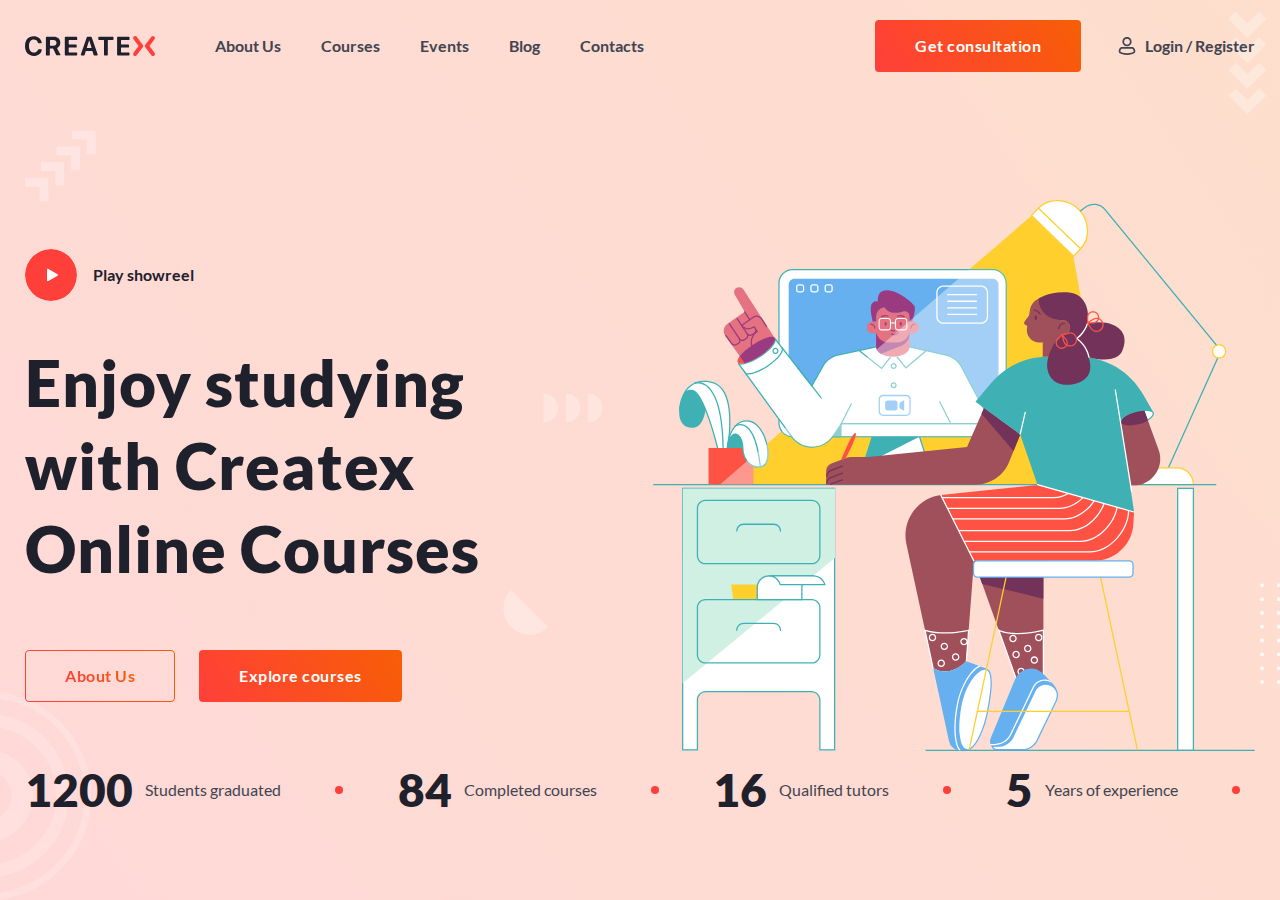
<file: index_backup.html>
<!DOCTYPE html>
<html lang="en">

    <head>
        <meta charset="UTF-8">
        <meta http-equiv="X-UA-Compatible" content="IE=edge">
        <meta viewport="width=device-width, initial-scale=1.0">
        <link rel="stylesheet" href="css/fonts.css">
        <link rel="stylesheet" href="css/reset.css">
        <link rel="stylesheet" href="css/styles.css">
        <title>CreateX</title>
    </head>

    <body>
        <div class="wrapper">
            <header>
                <div class="header__top">
                    <div class="container">
                        <div class="header__top-inner">
                            <a class="header__logo logo" href="#">
                                <img src="images/logo.svg" alt="logo">
                            </a>
                            <nav class="header__nav">
                                <ul class="header__nav-list">
                                    <li class="header__nav-item"><a href="#" class="header__nav-link">About Us</a>
                                    </li>
                                    <li class="header__nav-item"><a href="#" class="header__nav-link">Courses</a>
                                    </li>
                                    <li class="header__nav-item"><a href="#" class="header__nav-link">Events</a>
                                    </li>
                                    <li class="header__nav-item"><a href="#" class="header__nav-link">Blog</a>
                                    </li>
                                    <li class="header__nav-item"><a href="#" class="header__nav-link">Contacts</a>
                                    </li>
                                </ul>
                            </nav>
                            <div class="header__btn-box">
                                <a href="#" class="header__top-button button">Get consultation</a>
                                <div class="header__user-nav">
                                    <a href="#" class="header__top-btn">Login</a>
                                    /
                                    <a href="#" class="header__top-btn">Register</a>
                                </div>
                            </div>
                        </div>
                    </div>
                </div>
                <div class="header__body">
                    <div class="container">
                        <div class="header__body-inner">
                            <div class="header__main">
                                <div class="header__content">
                                    <a class="header__play" href="#">
                                        <svg width="52" height="52" viewBox="0 0 52 52" fill="none"
                                            xmlns="http://www.w3.org/2000/svg">
                                            <circle cx="26" cy="26" r="26" fill="#FF3F3A" />
                                            <path
                                                d="M32.5 25.134C33.1667 25.5189 33.1667 26.4811 32.5 26.866L23.5 32.0622C22.8333 32.4471 22 31.966 22 31.1962L22 20.8038C22 20.034 22.8333 19.5529 23.5 19.9378L32.5 25.134Z"
                                                fill="white" />
                                        </svg>
                                        Play showreel
                                    </a>
                                    <h1 class="header__title">Enjoy studying with Createx Online Courses</h1>
                                    <div class="header__content-btns">
                                        <a class="header__content-btn button button--empty" href="#">
                                            <span>About Us</span>
                                        </a>
                                        <a class="header__content-btn button" href="#">
                                            Explore courses
                                        </a>
                                    </div>
                                </div>
                                <img class="header__img" src="images/hero-image.svg" alt="">
                            </div>
                            <div class="header__row">
                                <ul class="header__list">
                                    <li class="header__data">
                                        <span>1200</span>Students graduated
                                    </li>
                                    <span></span>
                                    <li class="header__data">
                                        <span>84</span>Completed courses
                                    </li>
                                    <span></span>
                                    <li class="header__data">
                                        <span>16</span>Qualified tutors
                                    </li>
                                    <span></span>
                                    <li class="header__data">
                                        <span>5</span>Years of experience
                                    </li>
                                    <span></span>
                                </ul>
                            </div>
                        </div>
                    </div>
                </div>
            </header>
        </div>
        <script src="js/main.js"></script>
    </body>

</html>
</file>
<file: css/fonts.css>
@font-face {
  font-family: Lato;
  font-weight: 400;
  font-style: normal;
  font-display: swap;
  src:
    local("Lato"),
    url("/fonts/Lato-Regular.woff2") format("woff2"),
    url("/fonts/Lato-Regular.woff") format("woff"),
    url("/fonts/Lato-Regular.ttf") format("ttf");
}

@font-face {
  font-family: Lato;
  font-weight: 700;
  font-style: normal;
  font-display: swap;
  src:
    local("Lato"),
    url("/fonts/Lato-Bold.woff2") format("woff2"),
    url("/fonts/Lato-Bold.woff") format("woff"),
    url("/fonts/Lato-Bold.ttf") format("ttf");
}

@font-face {
  font-family: Lato;
  font-weight: 900;
  font-style: normal;
  font-display: swap;
  src:
    local("Lato"),
    url("/fonts/Lato-Black.woff2") format("woff2"),
    url("/fonts/Lato-Black.woff") format("woff"),
    url("/fonts/Lato-Black.ttf") format("ttf");
}
</file>
<file: css/styles.css>
html,
body {
    font-family: Lato, sans-serif;
    font-style: normal;
    font-weight: 700;
    color: #424551;
}

.wrapper {
    min-height: 100%;
    width: 100%;
    overflow: hidden;
}

.container {
    max-width: 1260px;
    padding: 0 15px;
    margin: 0 auto;
    height: 100%;
}

.button {
    display: inline-block;
    line-height: 52px;
    white-space: nowrap;
    font-weight: 700;
    padding: 0 40px;
    letter-spacing: 0.5px;
    border-radius: 4px;
    color: #fff;
    transition: all .3s;
    background: linear-gradient(56deg, #FF3F3A 0%, #F75E05 100%);
}

.button:hover {
    transform: scale(1.05);
}

.logo {}

.button--empty {
    position: relative;
    background: transparent;
    border-radius: 4px;
    z-index: 0;
}

.button--empty span {
    background: linear-gradient(56deg, #FF3F3A 0%, #F75E05 100%);
    -webkit-background-clip: text;
    color: transparent;
}

.button--empty::before {
    content: "";
    position: absolute;
    inset: 0;
    padding: 1px;
    border-radius: 4px;
    background: linear-gradient(56deg, #FF3F3A 0%, #F75E05 100%);
    -webkit-mask:
        linear-gradient(#fff 0 0) content-box,
        linear-gradient(#fff 0 0);
    -webkit-mask-composite: destination-out;
    mask-composite: exclude;
    z-index: -1;
}

h2 {
    color: #1E212C;
    font-size: 46px;
    font-style: normal;
    font-weight: 900;
    line-height: 130%;
}

h6 {
    font-family: Lato;
    font-size: 16px;
    font-style: normal;
    font-weight: 700;
    line-height: 150%;
    letter-spacing: 1px;
    text-transform: uppercase;
}

.marketing--color {
    background: #03CEA4;
}

.development--color {
    background: #7772F1;
}

.design--color {
    background: #F52F6E;
}

.hr--color {
    background: #F89828;
}

.management--color {
    background: #5A87FC;
}

/* --------------------------------------------------- */

header {
    display: flex;
    flex-direction: column;
    height: 100vh;
    background: url("/images/decor/shapes-bg.svg") 50% 30% / cover no-repeat, linear-gradient(56deg, rgba(255, 63, 58, 0.2) 0%, rgba(247, 94, 5, 0.2) 100%);
}

.header__top {
    white-space: nowrap;
}

.header__top-inner {
    padding: 20px 0;
    display: flex;
    justify-content: space-between;
    align-items: center;
}

.header__logo {
    margin-right: 60px;
}

.header__nav {
    margin-right: auto;
}

.header__nav-list {
    display: flex;
}

.header__nav-item {
    margin-right: 40px;
}

.header__nav-item:last-child {
    margin-right: 0;
}

.header__nav-link {
    line-height: 160%;
    transition: all .2s
}

.header__nav-link:hover {
    color: #FF3F3A;
}

.header__btn-box {
    display: flex;
    align-items: center;
}

.header__top-button {
    margin-right: 36px;
}

.header__user-nav {
    position: relative;
    padding-left: 28px;

}

.header__user-nav::before {
    content: "";
    position: absolute;
    top: 50%;
    left: 0;
    transform: translateY(-50%);
    background: url(../images/icons/profile-icon.svg);
    width: 20px;
    height: 20px;
    display: block;
}

.header__top-btn {
    line-height: 1.6;
    white-space: nowrap;
    transition: all .2s;
}

.header__top-btn:hover {
    color: #FF3F3A;
}

.header__content-btns {
    display: flex;
    align-items: center;
}

.header__content-btn {
    margin-right: 24px;
}

.header__content-btn:last-child {
    margin-right: 0;
}

.header__img {}

.header__row {
    margin-top: auto;
    margin-bottom: 80px;
}

.header__body {
    flex: 1 1 auto;
}

.header__body-inner {
    display: flex;
    flex-direction: column;
    flex: 1 1 auto;
    height: 100%;
}

.header__main {
    margin-top: 108px;
    color: #1E212C;
    display: flex;
    align-items: center;
    justify-content: space-between;
}

.header__content {
    margin-right: 30px;
}

.header__play {
    display: inline-flex;
    align-items: center;
    margin-bottom: 40px;
}

.header__play svg {
    transition: all .2s;
    margin-right: 16px;
    border-radius: 50%;
}

.header__play svg:hover {
    box-shadow: 0 0 0 16px rgba(255, 63, 58, 0.12);
}



.header__title {
    font-size: 64px;
    font-style: normal;
    font-weight: 900;
    line-height: 130%;
    letter-spacing: 1px;
    max-width: 500px;
    max-height: 250px;
    margin-bottom: 60px;
}

.header__list {
    display: flex;
    justify-content: space-between;
    align-items: center;
}

.header__data {
    display: flex;
    align-items: center;
    font-weight: 400;
    position: relative;
}

.header__list>span {
    width: 8px;
    height: 8px;
    background-color: #FF3F3A;
    border-radius: 50%;
    margin: 0px 15px;
}

.header__data span {
    color: #1E212C;
    font-size: 46px;
    font-style: normal;
    font-weight: 900;
    line-height: 130%;
    margin-right: 12px;
}




/* -------------------------- ABOUT ------------------------------ */

.main {
    color: #1E212C;
}

.about {
    padding: 180px 0 160px 0;
}


.about__inner {}

.about__main {
    margin-bottom: 180px;
    display: flex;
    align-items: center;
    justify-content: space-between;
}

.about__description {}

.about__pretitle {
    color: #1E212C;
    font-style: normal;
    font-weight: 700;
    line-height: 150%;
    letter-spacing: 1px;
    text-transform: uppercase;
    margin-bottom: 8px;
}

.about__title {
    margin-bottom: 48px;
}

.about__subtitle {
    color: #1E212C;
    font-size: 20px;
    font-style: normal;
    font-weight: 700;
    line-height: 150%;
    margin-bottom: 24px;
    width: 590px;
    height: 60px;
}

.about__text {
    font-style: normal;
    font-weight: 400;
    line-height: 160%;
    margin-bottom: 60px;
    width: 600px;
}

.about__btn-box {}

.about__button {
    margin-right: 24px;
}

.about__button:last-child {
    margin-right: 0;
}


.about__hero {
    margin-left: 30px;
}

.about__statistics {
    display: flex;
    justify-content: space-between;
}

.about__image {
    margin-right: 30px;
}

.about__image img {
    width: 100%;
    height: 100%;

}

.about__values {
    align-self: center;

}

.about__values-list {
    display: grid;
    row-gap: 20px;
    grid-template-rows: repeat(4, auto);
}

.about__value {
    color: #1E212C;
    font-size: 18px;
    font-size: 18px;
    line-height: 150%;
}

.about__value span {
    color: #FF3F3A;
    font-size: 48px;
    font-style: normal;
    font-weight: 900;
    line-height: 130%;
    letter-spacing: 1px;
    margin-right: 16px;
}

.directions {
    padding: 0 0 178px 0
}

.directions-inner {}

.directions-title {
    display: flex;
    flex-direction: column;
    align-items: center;
    gap: 8px;
    margin-bottom: 90px;
}

.directions__filter-box {
    margin-bottom: 60px;
}

.directions__content-box {
    display: flex;
    flex-direction: column;
}

.filter-button {
    height: 28px;
    font-size: 16px;
    white-space: nowrap;
    background: none;
    padding: 0 7px;
    border-radius: 4px;
    border: 1px solid #9A9CA5;
    font-weight: 700;
    line-height: 160%;
    color: #9A9CA5;
    transition: all .2s;
}

.filter-button.active {
    padding: 0px 8px;
    color: #fff;
    border: none;
    background: linear-gradient(56deg, #FF3F3A 0%, #F75E05 100%);
}

.directions__filter-item {
    display: inline-flex;
    gap: 45px;
    align-items: center;
}

.directions__list {
    display: inline-grid;
    grid-template-columns: auto auto auto;
    gap: 24px;
}

.directions__content-box {
    border-radius: 4px;
    border: 1px solid #E5E8ED;
    width: 390px;
    height: 420px;
    padding-bottom: 24px;
    transition: all .2s;
    align-items: center;
}

.directions__content-box:hover {
    box-shadow: 0px 80px 80px -20px rgba(154, 156, 165, 0.08), 0px 30px 24px -10px rgba(154, 156, 165, 0.05), 0px 12px 10px -6px rgba(154, 156, 165, 0.04), 0px 4px 4px -4px rgba(30, 33, 44, 0.03);
}

.directions__content-box:hover .directions__courses-other {
    color: #FF3F3A;
}

.directions__list-description {
    width: 342px;
    color: #787A80;
    line-height: 160%;
    font-weight: 400;
    margin: 20px 0;
}

.directions__filter-tag {
    height: 28px;
    white-space: nowrap;
    display: inline-block;
    border-radius: 4px;
    padding: 1px 8px;
    color: #FFF;
    line-height: 160%;
}

.directions__content-description {
    margin: 24px 0;
    display: inline-block;
}



.directions__image-box {
    justify-self: center;
    width: 390px;
    height: 200px;
    border-radius: 4px 4px 0px 0px;
}

.directions__content--last {
    border-color: #F4F5F6;
    background: #F4F5F6;
    display: flex;
    justify-content: center;
    align-items: center;
}

.directions__content--last span {
    text-align: center;
    width: 242px;
    color: #424551;
    font-size: 20px;
    line-height: 150%;
}

.directions__courses-other {
    display: flex;
    gap: 8px;
    color: #1E212C;
    line-height: 160%;
    transition: all .2s;
    position: relative;
    align-items: center;
}

.certificate {}

.certificate-inner {
    margin-bottom: -46px;
    display: flex;
    justify-content: space-between;
}

.certificate__general {
    font-weight: 400;
    color: #424551;
    width: 392px;
    line-height: 160%;
}

.certificate__text {
    margin-bottom: 32px;

}

.certificate__general-main>span {
    color: #1E212C;
    font-weight: 700;
    line-height: 150%;
    letter-spacing: 1px;
    text-transform: uppercase;
    margin-bottom: 8px;
}

.certificate__general {
    margin-right: 30px;
}

.certificate__general-title {
    margin-bottom: 48px;
}

.certificate__companies-box {
    display: inline-flex;
    gap: 40px;
}

.certificate__image img {
    border-radius: 4px;
    border: 1px solid #E5E8ED;
    box-shadow: 0px 80px 80px -20px rgba(154, 156, 165, 0.16), 0px 30px 24px -10px rgba(154, 156, 165, 0.10), 0px 12px 10px -6px rgba(154, 156, 165, 0.08), 0px 4px 4px -4px rgba(30, 33, 44, 0.05);
}

.team {
    padding: 166px 0 180px 0;
    background: #F4F5F6;
}

.team-inner {
    display: inline-grid;

}

.section__description {
    display: flex;
    flex-direction: column;
    gap: 8px;
}

.section__description-title {}

.section__description-maintitle {}

.section__description--justify-start {
    justify-content: start;
}

h5,
.h5 {
    color: #787A80;
    font-weight: 400;
    line-height: 160%;
}

h4,
.h4 {
    color: #424551;
    font-size: 20px;
    font-style: normal;
    font-weight: 700;
    line-height: 150%;
}

.team__card-box {}

.team__card {
    display: flex;
    flex-direction: column;
    align-items: center;
    position: relative;
}

.team__card-description {
    display: flex;
    flex-direction: column;
    align-items: center;
    justify-content: center;
    flex-wrap: wrap;
    gap: 4px;
}

.team__img-box {
    border-radius: 4px;
    position: relative;
}

.team__card-socials {
    display: flex;
    gap: 12px;
    position: absolute;
    justify-content: flex-end;
    align-items: flex-end;
    top: 0;
    left: 0;
    right: 0;
    bottom: 0;
    padding: 20px;
    background: linear-gradient(180deg, rgba(30, 33, 44, 0.00) 43.9%, rgba(30, 33, 44, 0.03) 55.21%, rgba(30, 33, 44, 0.33) 68.73%, rgba(30, 33, 44, 0.56) 76.17%, rgba(30, 33, 44, 0.77) 83.75%, rgba(30, 33, 44, 0.92) 91.49%, #1E212C 100%);
    opacity: 0;
    transition: all 0.2s;
}

.team__card-socials g {
    transition: opacity .2s;
}

.team__social-link {
    display: block;
    line-height: 0;
}

.team__social-item svg:hover g {
    opacity: 1;
}

.team__social-item {
    display: block;
}


.team__img-box:hover .team__card-socials {
    opacity: 1;
}

.team__upper {
    display: grid;
    grid-template-columns: 1fr auto;
    margin-bottom: 48px;
}

.team__description {
    display: inline-block;
    margin-bottom: 12px;
}

.team__choose-box {
    display: inline-flex;
    align-self: end;
}

.team__choose-button svg {
    color: #424551;
    width: 24px;
    height: 24px;
}

.team__choose-button {
    display: flex;
    align-items: center;
    justify-content: center;
    width: 48px;
    height: 48px;
    border-radius: 50%;
    transition: all .2s;
}

.team__choose-button:hover {
    background: #FF3F3A;
}

.team__choose-button:hover svg {
    color: white;
}

.testimonials {
    background: #F4F5F6;
    padding-bottom: 195px;
}

.testimonials__description {
    display: flex;
    flex-direction: column;
    align-items: center;
    justify-content: center;
}

.testimonials__review {
    width: 752px;
    display: flex;
    flex-direction: column;
    gap: 24px;
    position: relative;
}

.testimonials__review-main {
    padding: 64px 105px;
    border-radius: 4px;
    display: inline-flex;
    justify-content: center;
    align-items: center;
    background: #fff;
    justify-self: center;
}

.testimonials__review-lower {
    display: flex;
    align-items: center;
    gap: 20px;
}


.testimonials__review-text {
    color: #424551;
    font-size: 20px;
    font-style: normal;
    font-weight: 400;
    line-height: 150%;

}

.testimonials__review::before {
    content: "";
    display: block;
    position: absolute;
    background: url(../images/icons/braces.svg);
    background-repeat: no-repeat;
    width: 28px;
    height: 20px;
    transform: translateX(-60px);
}


.testimonials__review-main--wrapper {
    position: relative;
    display: flex;
    justify-content: center;
    height: 344px;
    width: 1020px;

}

.testimonials__review-name {
    text-transform: none;
    line-height: 160%;
}

.testimonials__review-position {
    font-size: 14px;
    font-weight: 400;
    line-height: 150%;
}


.testimonials__main {
    position: relative;
}

.testimonials__arrow-box {
    position: absolute;
    top: 50%;
    width: 100%;
    transform: translateY(-50%);
    display: flex;
    justify-content: space-between;
    align-items: center;
    pointer-events: none;
}

.testimonials__arrow-box .team__choose-button {
    pointer-events: auto;
}

.testimonials__arrow-box .splide__arrow--prev {
    margin-left: -69px;
}

.testimonials__arrow-box .splide__arrow--next {
    margin-right: -69px;
}

.testimonials__pagination {
    position: static;
    display: flex;
    justify-content: center;
    align-content: center;
    gap: 12px;
}

.testimonials__slide {
    display: flex;
    justify-content: center;
}

.testimonials__pagination-button {
    width: 30px;
    height: 3px;
    background: #B3B7BC;
    border-radius: 3px;
    display: inline-block;
}

.testimonials__pagination-button--active {
    background: #424551;
}

.testimonials-inner {
    display: flex;
    flex-direction: column;
    gap: 60px;
}

.companies {
    background: #F4F5F6;
    padding-bottom: 177px;
}

.companies__description {
    display: flex;
    flex-direction: column;
    align-items: center;
    gap: 8px;
}

.companies__list {
    display: grid;
    grid-template-columns: repeat(6, auto);
    grid-template-rows: auto auto;
    row-gap: 40px;
    column-gap: 102px;
}

.company svg {
    filter: grayscale(100%);
    opacity: .7;
    transition: all .2s;
}

.company svg:hover {
    filter: none;
    opacity: 1;
}

.companies--inner {
    display: flex;
    flex-direction: column;
    gap: 32px;
}

.coursemap {
    margin-top: 120px;
    margin-bottom: 190px;
}

.coursemap-description {
    display: flex;
    flex-direction: column;
    gap: 8px;
}

.coursemap-main {
    display: inline-flex;
    align-items: center;
}

.lessons {
    display: inline-flex;
    flex-direction: column;
    gap: 24px;

}

button {
    background: none;
}


.lesson span {
    color: #FF3F3A;
    font-family: Lato;
    font-size: 20px;
    font-style: normal;
    font-weight: 400;
    line-height: 150%;
    margin-right: 8px;
}

.coursemap-button {
    display: flex;
    justify-content: start;
    align-items: center;
    font-family: Lato;
    font-size: 20px;
    font-style: normal;
    font-weight: 700;
    line-height: 150%;
    position: relative;
}


.lesson {
    display: flex;
    flex-direction: column;
    justify-content: center;
    font-size: 20px;
    font-style: normal;
    font-weight: 700;
    line-height: 150%;
}

.lesson-description {
    color: #424551;
    font-size: 16px;
    font-style: normal;
    font-weight: 400;
    line-height: 160%;
    width: 560px;
    content-visibility: hidden;
}


.button-icon {
    margin-right: 20px;
}

.coursemap-inner {
    display: flex;
    justify-content: space-between;
}

.coursemap-list {
    display: inline-block;
    align-self: start;
    margin-top: 60px;
}

.coursemap-hero {
    display: inline-block;
    align-self: center;
}

.blog-description {
    display: inline-block;
    gap: 8px;
}

.blog__description-button {}

.blog-upper {
    display: flex;
    justify-content: space-between;
    align-items: center;
}

.blog__articles {
    display: flex;
    gap: 30px;
}

.blog__article {
    width: 390px;
}

.blog__article-sortline {
    color: #787A80;
    font-family: Lato;
    font-size: 14px;
    font-style: normal;
    font-weight: 700;
    line-height: 150%;
    display: flex;
    gap: 12px;
}

.blog__article-date,
.blog__article-time {
    display: flex;
    align-items: center;
    justify-content: center;
    gap: 8px;
}

.article-title {
    color: #1E212C;
}

.blog__article-content {
    font-family: Lato;
    font-size: 16px;
    font-style: normal;
    font-weight: 400;
    line-height: 160%;
}

.blog__article-button {
    display: flex;
    align-items: center;
    gap: 8px;
}

.blog__article-main {
    display: flex;
    flex-direction: column;
    gap: 8px;
}


.blog__article-img {
    position: relative;
}

.blog__article {
    display: flex;
    flex-direction: column;
    gap: 16px;
}


.blog__category {
    padding: 1px 8px;
    gap: 4px;
    background: #FFF;
    border-radius: 4px;
    position: absolute;
    top: 12px;
    left: 12px;
    color: #424551;
    font-family: Lato;
    font-size: 14px;
    font-style: normal;
    font-weight: 400;
    line-height: 150%;
    display: flex;
    align-items: center;
}

.blog__category img {}

.blog-inner {
    display: flex;
    flex-direction: column;
    gap: 60px;
}

.contacts-main {
    display: flex;
    flex-direction: column;
    gap: 40px;
}


.blog {
    margin-bottom: 213px;
}

.contacts__general-section {
    display: flex;
    flex-direction: column;
    gap: 24px;
}

.contacts__general-item {
    display: flex;
    gap: 12px;
    align-items: top;
    font-family: Lato;
    font-size: 14px;
    font-style: normal;
    font-weight: 700;
    line-height: 150%;
    color: #787A80;
}

.contacts__general-item span {
    font-family: Lato;
    font-size: 18px;
    font-style: normal;
    font-weight: 400;
    line-height: 150%;
    color: #1E212C
}

.contacts__socials-title {
    text-transform: uppercase;
    line-height: 150%;
    /* 24px */
    letter-spacing: 1px;
    color: #1E212C;
}

.contacts__main {
    display: flex;
    flex-direction: column;
}

.contacts__socials-list {
    display: flex;
    gap: 32px;
}

.contacts__general-item img {
    width: 24px;
    height: 24px;
}

.contacts__socials {
    display: flex;
    flex-direction: column;
    gap: 24px;
}

.contacts-map iframe {
    width: 705px;
    height: 410px;
    border-radius: 4px;
}

.contacts-map {
    align-self: flex-end;
}

.contacts-inner {
    display: flex;
    justify-content: space-between;
}

.contacts {
    margin-bottom: 180px;
}

.callback__form {
    display: inline-grid;
    grid-template:
        "firstname lastname" 1fr
        "email phone" 1fr
        "message message" 2.5fr;
    gap: 25px;
    margin-top: 40px;
}


.message {
    grid-area: message;
}

.firstname {
    grid-area: firstname;
}

.lastname {
    grid-area: lastname;
}

.email {
    grid-area: email;
}

.phone {
    grid-area: phone;
}



.callback__line {
    display: flex;
    flex-direction: column;
    gap: 8px;
    font-family: Lato;
    font-size: 16px;
    font-style: normal;
    font-weight: 400;
    line-height: 160%;
}

.callback__line label {
    display: inline-block;
}

.callback__line input {
    padding: 1rem 1rem 1rem 1rem;
    border-radius: 4px;
    border: 1px solid #D7DADD;
}

.callback__line input::placeholder {
    color: #9A9CA5;
    font-family: Lato;
    font-size: 16px;
    font-style: normal;
    font-weight: 400;
    line-height: 160%;
}

.callback__hero {
    align-self: center;
}

.message textarea {
    width: 100%;
    height: 128px;
    border-radius: 4px;
    border: 1px solid #D7DADD;
    background: #FFF;
    padding-left: 1rem;
    box-sizing: border-box;
    resize: none;
}

.callback__line textarea::placeholder {
    color: #9A9CA5;
    font-family: Lato;
    font-size: 16px;
    line-height: 160%;
}

.callback__main {
    display: flex;
    justify-content: space-between;
}

.callback__main-inner {
    display: flex;
    flex-direction: column;
}

.callback__submit-box {
    display: flex;
    gap: 50px;
}

.callback__checkbox {
    display: flex;
    gap: 12px;
    align-items: center;
    color: #424551;
    font-family: Lato;
    font-size: 16px;
    font-style: normal;
    font-weight: 400;
    line-height: 160%;
    width: 100%;
}

.callback__checkbox input {
    width: 16px;
    height: 16px;
    border-radius: 4px;
    transform: translateY(-70%);
    background: none;
    accent-color: #FF3F3A;
}

.callback__submit-box .button {
    width: 100%;
    height: fit-content;
}

.callback__line.message textarea {
    width: 100%;
    height: 128px;
    border: 1px solid #D7DADD;
    border-radius: 4px;
    background: #FFF;
    padding-left: 1rem;
    font-family: Lato;
    font-size: 16px;
    line-height: 160%;
}

footer {
    background: #1E212C;
    color: #FFF;
    margin-top: 180px;
}

.footer__main-inner {
    display: flex;
    gap: 80px;
}

.footer__info {
    display: flex;
    flex-direction: column;
    gap: 24px;
    max-width: 275px;
}

footer a:hover {
    opacity: 1;
    color: #fff;
}

.footer__info-text {
    color: rgba(255, 255, 255, 0.6);
    font-family: Lato;
    font-size: 12px;
    font-style: normal;
    font-weight: 400;
    line-height: 150%;
}

.footer__socials-list {
    margin-top: 14px;
    display: flex;
    gap: 20px;
}

.footer-social g {
    transition: all .2s;
}

.footer-social:hover g {
    opacity: 1;
}

.footer__sitemap {
    display: flex;
    flex-direction: column;
    gap: 12px;
}

.footer__sitemap-list {
    display: flex;
    flex-direction: column;
    gap: 8px;
}

.footer__sitemap-element {
    color: rgba(255, 255, 255, 0.6);
    font-family: Lato;
    font-size: 16px;
    font-style: normal;
    font-weight: 400;
    line-height: 160%;
    text-transform: none;
}

.footer__sitemap-element a {
    transition: all .2s;
}

.footer__courses-element a {
    transition: all .2s;
}

.footer-courses {
    display: flex;
    flex-direction: column;
    gap: 12px
}

.footer__courses-list {
    display: flex;
    flex-direction: column;
    gap: 8px;
}

.footer__courses-element {
    color: rgba(255, 255, 255, 0.6);
    font-family: Lato;
    font-size: 16px;
    font-style: normal;
    font-weight: 400;
    line-height: 160%;
    text-transform: none;
}

.footer__contacts {
    display: flex;
    flex-direction: column;
    gap: 12px;
}

.footer__contact {
    opacity: 0.6;
    font-family: Lato;
    font-size: 16px;
    font-style: normal;
    font-weight: 400;
    line-height: 160%;
    display: flex;
    align-items: center;
    gap: 8px;
}

.footer__newsletters {
    display: flex;
    flex-direction: column;
    color: #FFF;
    gap: 12px;
    font-family: Lato;
    font-size: 10px;
    font-style: normal;
    font-weight: 400;
    line-height: 150%;
    max-width: 280px;
}

.footer__main-inner {
    padding: 80px 0 60px 0;
}

.footer__newsletters-input {
    border-radius: 4px;
    border: 1px solid rgba(255, 255, 255, 0.20);
    padding: 9px 12px;
    background: rgba(255, 255, 255, 0.12);
    width: 100%;
}


.footer__newsletters-form {
    display: flex;
    align-items: center;
    position: relative;
}

.newsletters-submit {
    position: absolute;
    right: 0;
    padding: 9px 12px;
}

.footer__bottom-inner {
    color: #FFF;
    font-family: Lato;
    font-size: 12px;
    font-style: normal;
    font-weight: 400;
    line-height: 150%;
    background-color: rgba(255, 255, 255, 0.05);
    width: 100vw;
    height: 58px;
}

.footer__bottom-info {
    display: flex;
    gap: 2px;
}

.footer__bottom-studio {
    display: flex;
    gap: 4px;
}

.footer__bottom-goback a {
    color: rgba(255, 255, 255, 0.6);
    font-family: Lato;
    font-size: 14px;
    font-style: normal;
    font-weight: 700;
    line-height: 150%;
    transition: all .2s;
}

.footer__bottom-inner .container {
    display: flex;
    justify-content: space-between;
    align-items: center;
}
</file>
